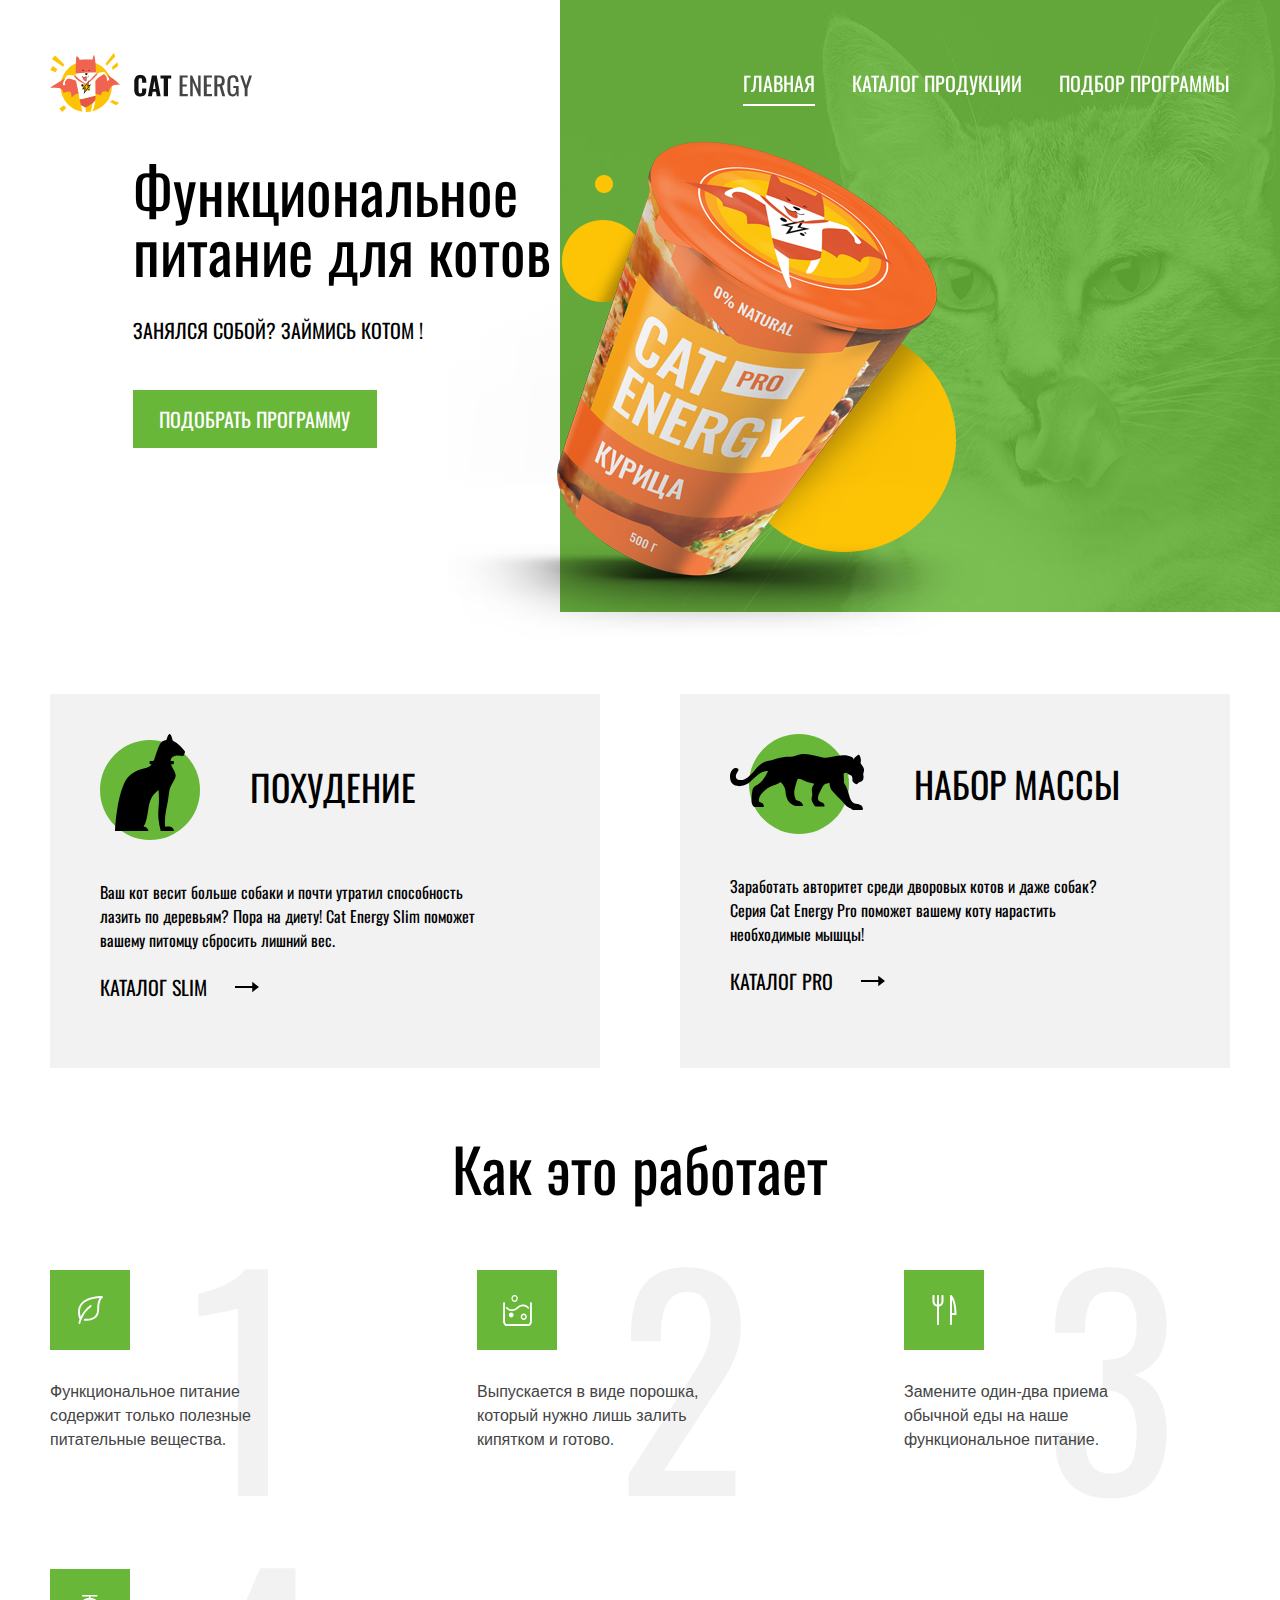
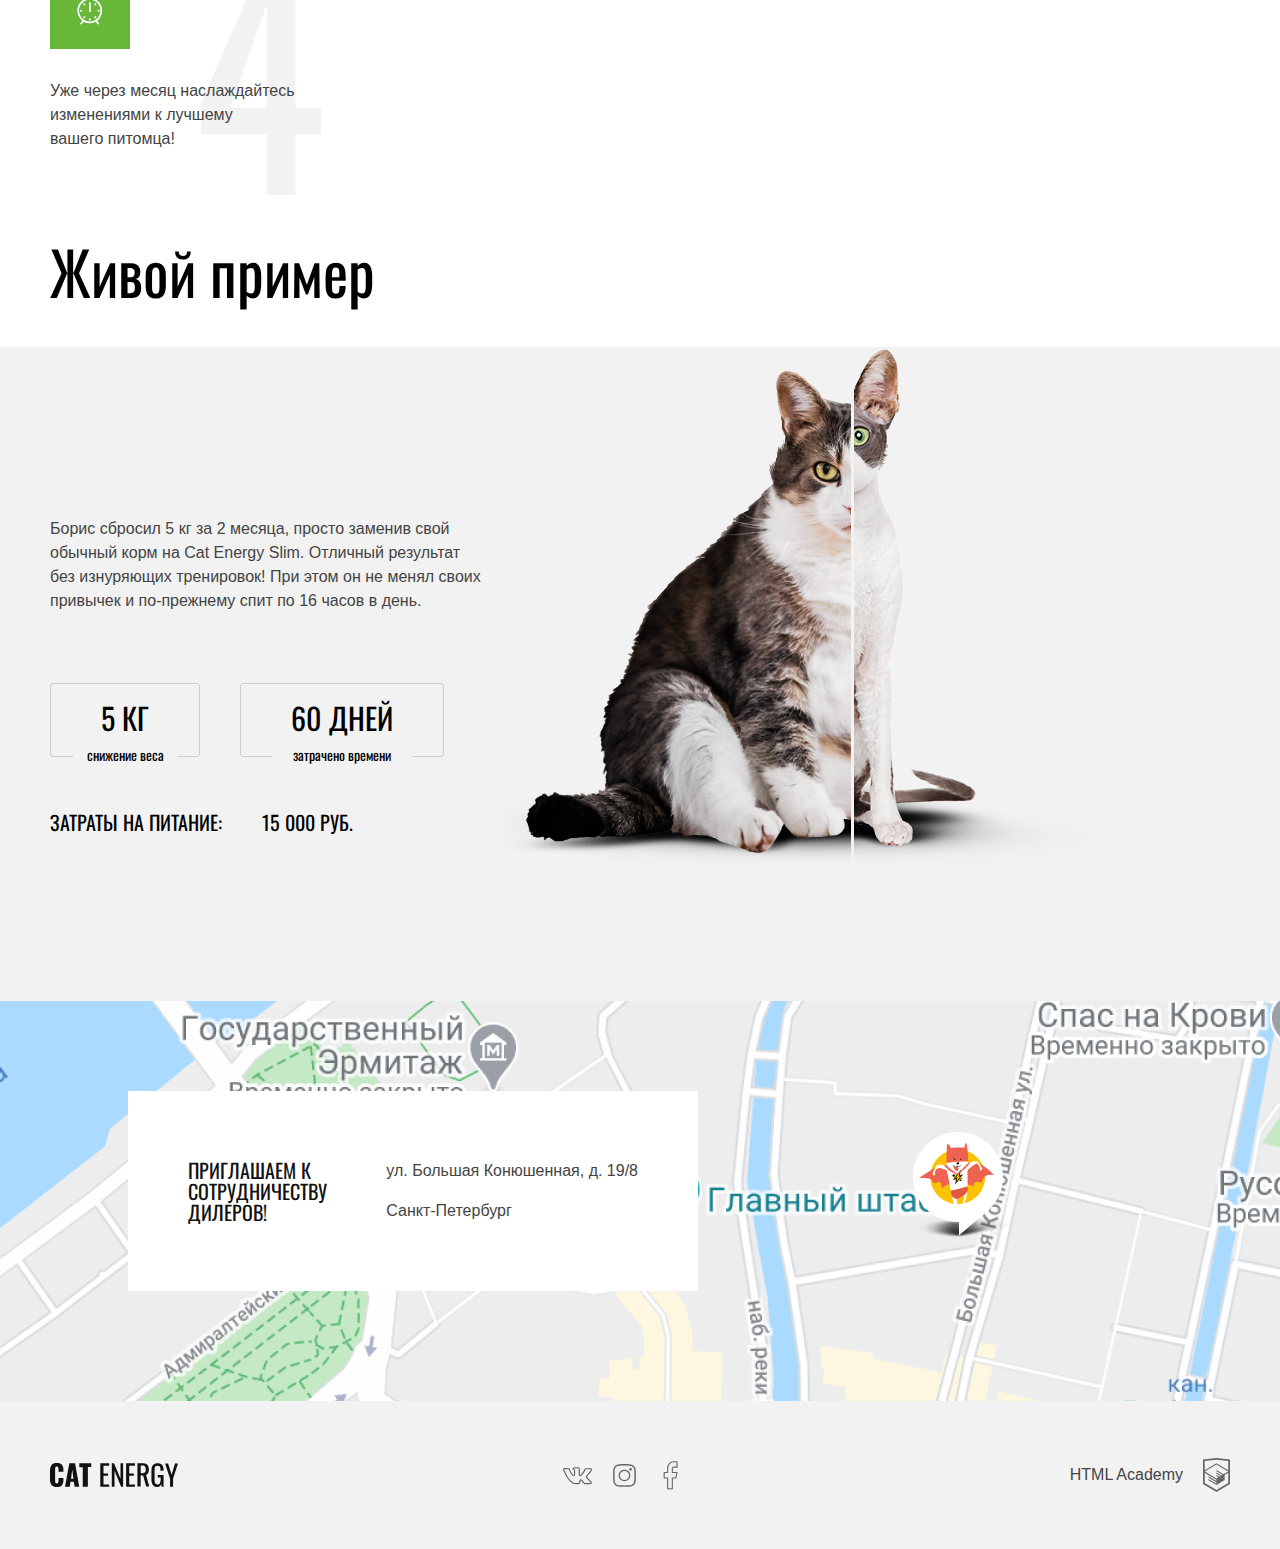
<file: index.html>
<!DOCTYPE html>
<html lang="en">

<body class="main__page">
	<head>
   <meta charset="UTF-8" />
   <meta http-equiv="X-UA-Compatible" content="IE=edge" />
   <meta name="viewport" content="width=device-width, initial-scale=1.0" />
   <link rel="stylesheet" href="css/style.min.css" />
   <title>Главная</title>
</head>


		<header class="header">
		<div class="header__container _container">

			<div class="header__logo logo">
				<a href="./index.html">
					<img src="img/logo.svg" alt="logo">
				</a>
			</div>

			<nav class="header__nav nav">
				<ul class="nav__list">
					<li class="nav__link"><a href="./index.html">главная</a></li>
					<li class="nav__link"><a href="./catalog.html">Каталог продукции</a></li>
					<li class="nav__link"><a href="./program.html">подбор программы</a></li>
				</ul>
			</nav>



			<!-- NavBtn -->
			<button class="nav-btn">
				<span class="nav-btn-icon"></span>
			</button>
			<!-- MobNav -->
			<div class="mobile-nav">
				<div class="header__logo logo">
					<a href="./index.html">
						<img src="img/logo.svg" alt="logo">
					</a>
				</div>
				<div class="mobile-nav__item">
					<ul>
						<li><a href="./index.html" class="js-scroll">главная</a></li>
						<li><a href="./catalog.html" class="js-scroll">Каталог продукции</a></li>
						<li><a href="./program.html" class="js-scroll">подбор программы</a></li>
					</ul>
				</div>
			</div>
			<!-- //MobNav -->



		</div>

	</header>

	<main>
		<section class="intro">
			<div class="intro__container _container">
				<div class="intro__box">
					<h1 class="intro__title">Функциональное питание&nbsp;для&nbsp;котов</h1>
					<h2 class="intro__subtitle"> Занялся собой? Займись котом ! </h2>
					<button class="btn-green intro__btn"> подобрать программу </button>
				</div>

				<div class="intro__box intro-box__img">
				</div>

			</div>
		</section>

		<section class="cards">
			<div class="cards__container _container">
				<div class="cards__row">
					<div class="intro__card card-intro">
						<div class="card-intro__heading">
							<div class="card-intro__img">
								<img src="img/cat_back.svg" alt="sitting cat">
							</div>
							<h5 class="card-intro__title">похудение</h5>
						</div>
						<div class="card-intro__content">
							<p class="card-intro__about">Ваш кот весит больше собаки и почти утратил способность
								лазить&nbsp;по&nbsp;деревьям? Пора на диету! Cat Energy Slim поможет
								вашему&nbsp;питомцу сбросить лишний вес.</p>
							<a href="#" class="card-intro__link">
								<span>каталог slim</span>
								<img src="img/arrow.svg" alt="arrow"></a>
						</div>
					</div>
					<div class="intro__card card-intro">
						<div class="card-intro__heading">
							<div class="card-intro__img">
								<img src="img/cat_back2.svg" alt="sitting cat">
							</div>
							<h5 class="card-intro__title">набор массы</h5>
						</div>
						<div class="card-intro__content">
							<p class="card-intro__about">Заработать авторитет среди дворовых котов и даже собак?
								Серия&nbsp;Cat&nbsp;Energy Pro поможет вашему коту нарастить
								необходимые&nbsp;мышцы!</p>
							<a href="#" class="card-intro__link">
								<span>каталог pro</span>
								<img src="img/arrow.svg" alt="arrow"></a>
						</div>
					</div>
				</div>
			</div>
		</section>

		<section class="how-it-works">
			<div class="how-it-works__container _container">
				<h3 class="how-it-works__title">Как это работает</h3>
				<div class="how-it-works__row">

					<div class="how-it-works__card">
						<div class="how-it-works__img-box">
							<img class="how-it-works__img" src="img/icon_leaf.svg" alt=" icon_leaf">
						</div>
						<p class="how-it-works__text">
							Функциональное питание
							содержит&nbsp;только полезные
							питательные вещества.
						</p>
					</div>
					<div class="how-it-works__card">
						<div class="how-it-works__img-box">
							<img class="how-it-works__img" src="img/icon_tub.svg" alt=" icon_tub">
						</div>
						<p class="how-it-works__text">
							Выпускается в виде порошка,
							который нужно лишь залить
							кипятком и готово.
						</p>
					</div>
					<div class="how-it-works__card">
						<div class="how-it-works__img-box">
							<img class="how-it-works__img" src="img/icon_eat.svg" alt=" icon_tub">
						</div>
						<p class="how-it-works__text">
							Замените один-два приема
							обычной еды на наше
							функциональное питание.
						</p>
					</div>
					<div class="how-it-works__card">
						<div class="how-it-works__img-box">
							<img class="how-it-works__img" src="img/icon_alarm.svg" alt=" icon_tub">
						</div>
						<p class="how-it-works__text">
							Уже через месяц наслаждайтесь
							изменениями к лучшему
							вашего&nbsp;питомца!
						</p>
					</div>

				</div>
			</div>
		</section>



		<div class="_container">
			<h3 class="example__title">Живой пример</h3>
		</div>
		<section class="example">
			<div class="example__container _container">
				<h3 class="example__title">Живой пример</h3>
				<div class="example__box">
					<div class="example__block">
						<p class="example__text">
							Борис сбросил 5 кг за 2 месяца, просто заменив свой
							обычный корм на Cat Energy Slim. Отличный результат
							без изнуряющих тренировок! При этом он не менял своих
							привычек и по-прежнему спит по 16 часов в день.
						</p>
						<div class="example__row">
							<div class="example__card">
								<p class="example__weight">5 КГ</p>
								<p class="example__card-title">снижение веса</p>
							</div>
							<div class="example__card">
								<p class="example__weight">60 ДНЕЙ</p>
								<p class="example__card-title">затрачено времени</p>
							</div>
						</div>
						<div class="example__row">
							<p class="example__zatraty">Затраты на питание: </p>
							<p class="example__price">15 000 РУБ.</p>
						</div>
					</div>
					<div class="example__block">
						<div class="example__slider">
							<img src="img/before-desktop.png" />
							<img src="img/after-desktop.png" />
						</div>
					</div>
				</div>
			</div>
		</section>



	</main>

	<footer class="footer">
	<div class="footer__location ">
	</div>
	<div class="location__card card-location">
		<div class="card-location__box">
			<p class="card-location__title">
				приглашаем
				к сотрудничеству
				дилеров!</p>
		</div>
		<div class="card-location__box">
			<a class="card-location__address" href="#">ул. Большая
				Конюшенная,&nbsp;д.&nbsp;19/8</a>
			<p class="card-location__city">Санкт-Петербург</p>
		</div>
	</div>
	<div class="footer__container _container">

		<div class="location"> </div>


		<div class="footer__info">

			<a class="footer__logo logo" href="./index.html"><img src="img/footer-logo.svg" alt="logo"></a>

			<div class=" footer__links">
				<a href="#!" class="footer__link">
					<img src="img/icon_vkontakte.svg" alt="vk.com">
				</a>
				<a href="#!" class="footer__link">
					<img src="img/icon_instagram.svg" alt="instagram.com">
				</a>
				<a href="#!" class="footer__link">
					<img src="img/icon_facebook.svg" alt="facebook.com">
				</a>
			</div>

			<div class="footer__company-logo">
				<span>HTML Academy</span>
				<img src="img/logo_html.svg" alt="logo company">
			</div>

		</div>
	</div>
</footer>
	<script src="js/app.min.js"></script>
</body>

</html>
</file>
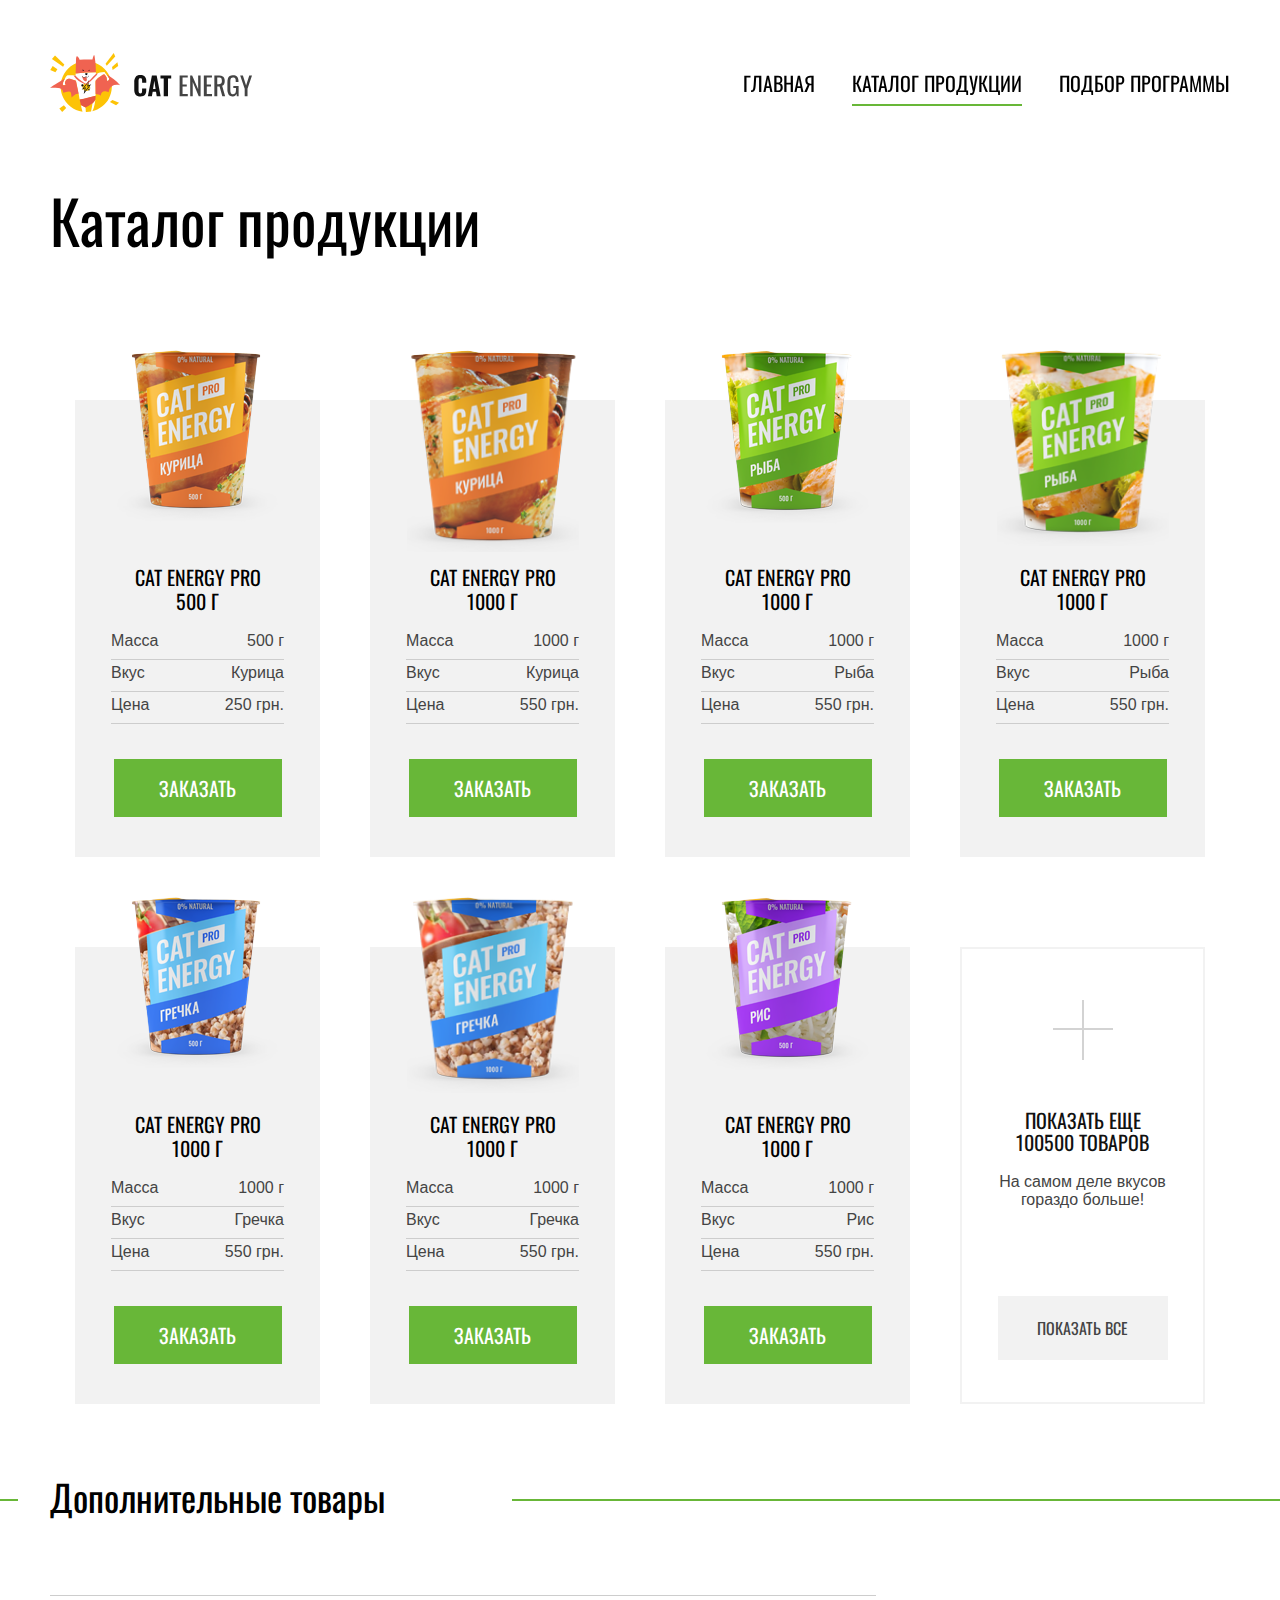
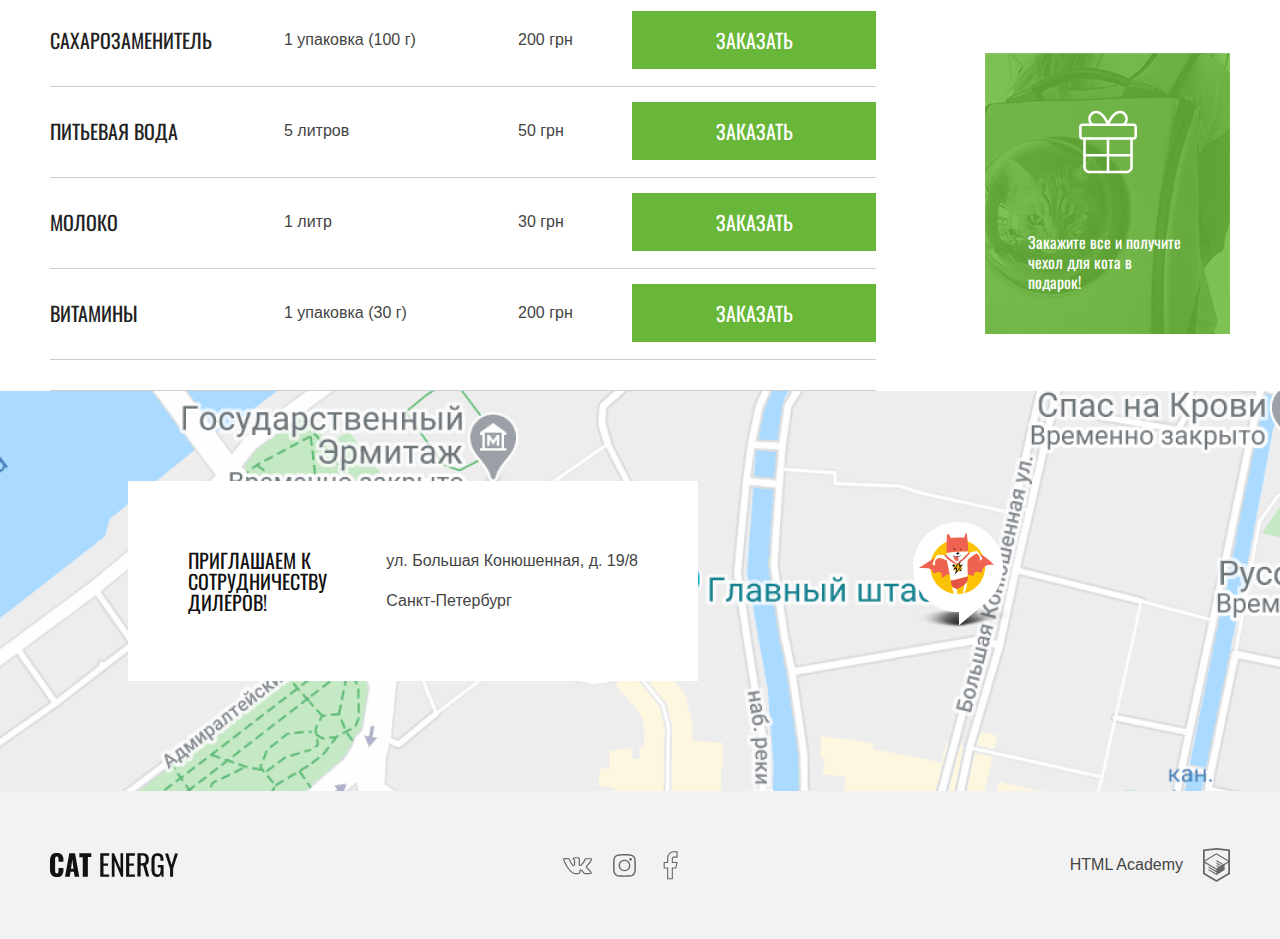
<file: catalog.html>
<!DOCTYPE html>
<html lang="en">

<body class="catalog__page">
	<head>
   <meta charset="UTF-8" />
   <meta http-equiv="X-UA-Compatible" content="IE=edge" />
   <meta name="viewport" content="width=device-width, initial-scale=1.0" />
   <link rel="stylesheet" href="css/style.min.css" />
   <title>Каталог</title>
</head>

		<header class="header">
		<div class="header__container _container">

			<div class="header__logo logo">
				<a href="./index.html">
					<img src="img/logo.svg" alt="logo">
				</a>
			</div>

			<nav class="header__nav nav">
				<ul class="nav__list">
					<li class="nav__link"><a href="./index.html">главная</a></li>
					<li class="nav__link"><a href="./catalog.html">Каталог продукции</a></li>
					<li class="nav__link"><a href="./program.html">подбор программы</a></li>
				</ul>
			</nav>



			<!-- NavBtn -->
			<button class="nav-btn">
				<span class="nav-btn-icon"></span>
			</button>
			<!-- MobNav -->
			<div class="mobile-nav">
				<div class="header__logo logo">
					<a href="./index.html">
						<img src="img/logo.svg" alt="logo">
					</a>
				</div>
				<div class="mobile-nav__item">
					<ul>
						<li><a href="./index.html" class="js-scroll">главная</a></li>
						<li><a href="./catalog.html" class="js-scroll">Каталог продукции</a></li>
						<li><a href="./program.html" class="js-scroll">подбор программы</a></li>
					</ul>
				</div>
			</div>
			<!-- //MobNav -->



		</div>

	</header>
	<main>

		<section class="catalog-content">
			<div class="catalog-content__container _container">
				<h3 class="catalog-content__title">Каталог продукции</h3>

				<div class="catalog-content__products products">

					<div class="products__item product-item">
						<div class="product-item__content">
							<div class="product-item__img">
								<img class="product-item__pic" src="img/catalog-1-desktop 1.png"
									alt="catEnergy pro 500g with chicken">
							</div>
							<div class="product-item__info">
								<h5 class="product-item__title">Cat Energy PRO
									<p>500 г</p>
								</h5>
								<div class="product-item__row">
									<p class="product-item__weight">Масса</p>
									<p class="product-item__weight">500 г</p>
								</div>
								<div class="product-item__row">
									<p class="product-item__taste">Вкус</p>
									<p class="product-item__taste">Курица</p>
								</div>
								<div class="product-item__row">
									<p class="product-item__price">Цена</p>
									<p class="product-item__price">250 грн.</p>
								</div>
							</div>
						</div>

						<button class="product-item__btn btn-green">заказать</button>
					</div>

					<div class="products__item product-item">
						<div class="product-item__content">
							<div class="product-item__img">
								<img class="product-item__pic" src="img/catalog-2-desktop 1.png"
									alt="catEnergy pro 500g with chicken">
							</div>
							<div class="product-item__info">
								<h5 class="product-item__title">Cat Energy PRO
									<p>1000 г</p>
								</h5>
								<div class="product-item__row">
									<p class="product-item__weight">Масса</p>
									<p class="product-item__weight">1000 г</p>
								</div>
								<div class="product-item__row">
									<p class="product-item__taste">Вкус</p>
									<p class="product-item__taste">Курица</p>
								</div>
								<div class="product-item__row">
									<p class="product-item__price">Цена</p>
									<p class="product-item__price">550 грн.</p>
								</div>
							</div>
						</div>

						<button class="product-item__btn btn-green">заказать</button>
					</div>


					<div class="products__item product-item">
						<div class="product-item__content">
							<div class="product-item__img">
								<img class="product-item__pic" src="img/catalog-3-desktop.png"
									alt="catEnergy pro 500g with chicken">
							</div>
							<div class="product-item__info">
								<h5 class="product-item__title">Cat Energy PRO
									<p>1000 г</p>
								</h5>
								<div class="product-item__row">
									<p class="product-item__weight">Масса</p>
									<p class="product-item__weight">1000 г</p>
								</div>
								<div class="product-item__row">
									<p class="product-item__taste">Вкус</p>
									<p class="product-item__taste">Рыба</p>
								</div>
								<div class="product-item__row">
									<p class="product-item__price">Цена</p>
									<p class="product-item__price">550 грн.</p>
								</div>
							</div>
						</div>

						<button class="product-item__btn btn-green">заказать</button>
					</div>


					<div class="products__item product-item">
						<div class="product-item__content">
							<div class="product-item__img">
								<img class="product-item__pic" src="img/catalog-4-desktop 1.png"
									alt="catEnergy pro 500g with chicken">
							</div>
							<div class="product-item__info">
								<h5 class="product-item__title">Cat Energy PRO
									<p>1000 г</p>
								</h5>
								<div class="product-item__row">
									<p class="product-item__weight">Масса</p>
									<p class="product-item__weight">1000 г</p>
								</div>
								<div class="product-item__row">
									<p class="product-item__taste">Вкус</p>
									<p class="product-item__taste">Рыба</p>
								</div>
								<div class="product-item__row">
									<p class="product-item__price">Цена</p>
									<p class="product-item__price">550 грн.</p>
								</div>
							</div>
						</div>

						<button class="product-item__btn btn-green">заказать</button>
					</div>


					<div class="products__item product-item">
						<div class="product-item__content">
							<div class="product-item__img">
								<img class="product-item__pic" src="img/catalog-5-desktop.png"
									alt="catEnergy pro 500g with chicken">
							</div>
							<div class="product-item__info">
								<h5 class="product-item__title">Cat Energy PRO
									<p>1000 г</p>
								</h5>
								<div class="product-item__row">
									<p class="product-item__weight">Масса</p>
									<p class="product-item__weight">1000 г</p>
								</div>
								<div class="product-item__row">
									<p class="product-item__taste">Вкус</p>
									<p class="product-item__taste">Гречка</p>
								</div>
								<div class="product-item__row">
									<p class="product-item__price">Цена</p>
									<p class="product-item__price">550 грн.</p>
								</div>
							</div>
						</div>

						<button class="product-item__btn btn-green">заказать</button>
					</div>


					<div class="products__item product-item">
						<div class="product-item__content">
							<div class="product-item__img">
								<img class="product-item__pic" src="img/catalog-6-desktop.png"
									alt="catEnergy pro 500g with chicken">
							</div>
							<div class="product-item__info">
								<h5 class="product-item__title">Cat Energy PRO
									<p>1000 г</p>
								</h5>
								<div class="product-item__row">
									<p class="product-item__weight">Масса</p>
									<p class="product-item__weight">1000 г</p>
								</div>
								<div class="product-item__row">
									<p class="product-item__taste">Вкус</p>
									<p class="product-item__taste">Гречка</p>
								</div>
								<div class="product-item__row">
									<p class="product-item__price">Цена</p>
									<p class="product-item__price">550 грн.</p>
								</div>
							</div>
						</div>

						<button class="product-item__btn btn-green">заказать</button>
					</div>


					<div class="products__item product-item">
						<div class="product-item__content">
							<div class="product-item__img">
								<img class="product-item__pic" src="img/catalog-7-desktop.png"
									alt="catEnergy pro 500g with chicken">
							</div>
							<div class="product-item__info">
								<h5 class="product-item__title">Cat Energy PRO
									<p>1000 г</p>
								</h5>
								<div class="product-item__row">
									<p class="product-item__weight">Масса</p>
									<p class="product-item__weight">1000 г</p>
								</div>
								<div class="product-item__row">
									<p class="product-item__taste">Вкус</p>
									<p class="product-item__taste">Рис</p>
								</div>
								<div class="product-item__row">
									<p class="product-item__price">Цена</p>
									<p class="product-item__price">550 грн.</p>
								</div>
							</div>
						</div>

						<button class="product-item__btn btn-green">заказать</button>
					</div>



					<div class="products__item product-item product-item-more">
						<div class="product-item-more__content">
							<div class="product-item-more__img">

							</div>
							<div class="product-item-more__info">
								<h5 class="product-item-more__title">
									Показать еще 100500&nbsp;товаров
								</h5>
								<p class="product-item-more__subtitle">На самом деле вкусов гораздо больше!</p>
							</div>
							<button class="product-item-more__btn">показать все</button>
						</div>

					</div>


				</div>
			</div>
		</section>

		<section class="additional">
			<div class="additional__container _container">
				<h3 class="additional__title title-line">Дополнительные товары</h3>
				<div class="additional__row">
					<div class="additional__products">

						<div class="additional-product">
							<p class="additional-product__name">Сахарозаменитель</p>
							<p class="additional-product__amount">1 упаковка (100 г)</p>
							<p class="additional-product__price">200 грн</p>
							<button class="additional-product__btn btn-green">заказать</button>
						</div>

						<div class="additional-product">
							<p class="additional-product__name">Питьевая вода</p>
							<p class="additional-product__amount">5 литров</p>
							<p class="additional-product__price">50 грн</p>
							<button class="additional-product__btn btn-green">заказать</button>
						</div>

						<div class="additional-product">
							<p class="additional-product__name">молоко</p>
							<p class="additional-product__amount">1 литр</p>
							<p class="additional-product__price">30 грн</p>
							<button class="additional-product__btn btn-green">заказать</button>
						</div>

						<div class="additional-product">
							<div class="additional-product__name">
								<span>витамины</span>
							</div>
							<div class="additional-product__amount">
								<span>1 упаковка (30 г)</span>
							</div>
							<div class="additional-product__price">
								<span>200 грн</span>
							</div>

							<button class="additional-product__btn btn-green">заказать</button>
						</div>

					</div>
					<div class="additional__gift">
						<img src="img/icon_gift.svg" alt="gift icon">
						<p>Закажите все и получите чехол для кота в подарок!</p>


					</div>
				</div>
			</div>
		</section>


	</main>
	<footer class="footer">
	<div class="footer__location ">
	</div>
	<div class="location__card card-location">
		<div class="card-location__box">
			<p class="card-location__title">
				приглашаем
				к сотрудничеству
				дилеров!</p>
		</div>
		<div class="card-location__box">
			<a class="card-location__address" href="#">ул. Большая
				Конюшенная,&nbsp;д.&nbsp;19/8</a>
			<p class="card-location__city">Санкт-Петербург</p>
		</div>
	</div>
	<div class="footer__container _container">

		<div class="location"> </div>


		<div class="footer__info">

			<a class="footer__logo logo" href="./index.html"><img src="img/footer-logo.svg" alt="logo"></a>

			<div class=" footer__links">
				<a href="#!" class="footer__link">
					<img src="img/icon_vkontakte.svg" alt="vk.com">
				</a>
				<a href="#!" class="footer__link">
					<img src="img/icon_instagram.svg" alt="instagram.com">
				</a>
				<a href="#!" class="footer__link">
					<img src="img/icon_facebook.svg" alt="facebook.com">
				</a>
			</div>

			<div class="footer__company-logo">
				<span>HTML Academy</span>
				<img src="img/logo_html.svg" alt="logo company">
			</div>

		</div>
	</div>
</footer>
	<script src="js/app.min.js"></script>
</body>

</html>
</file>
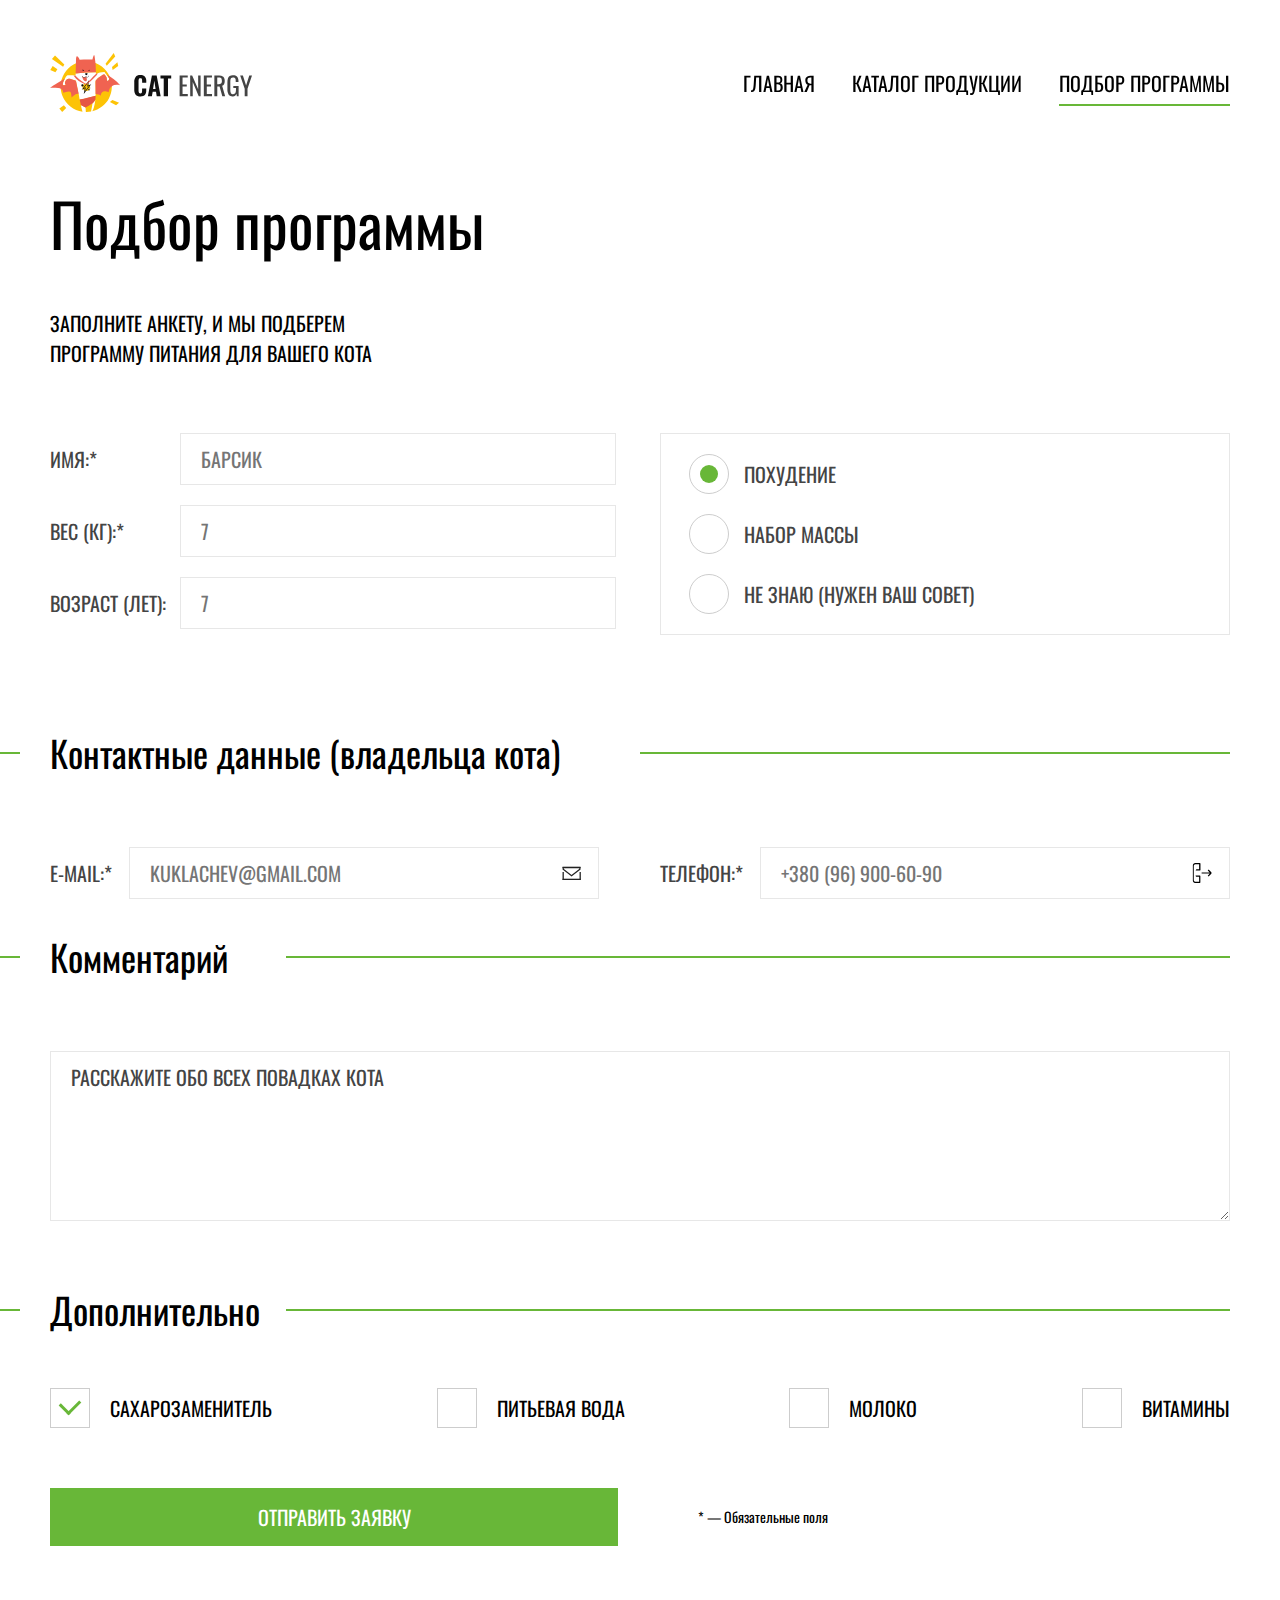
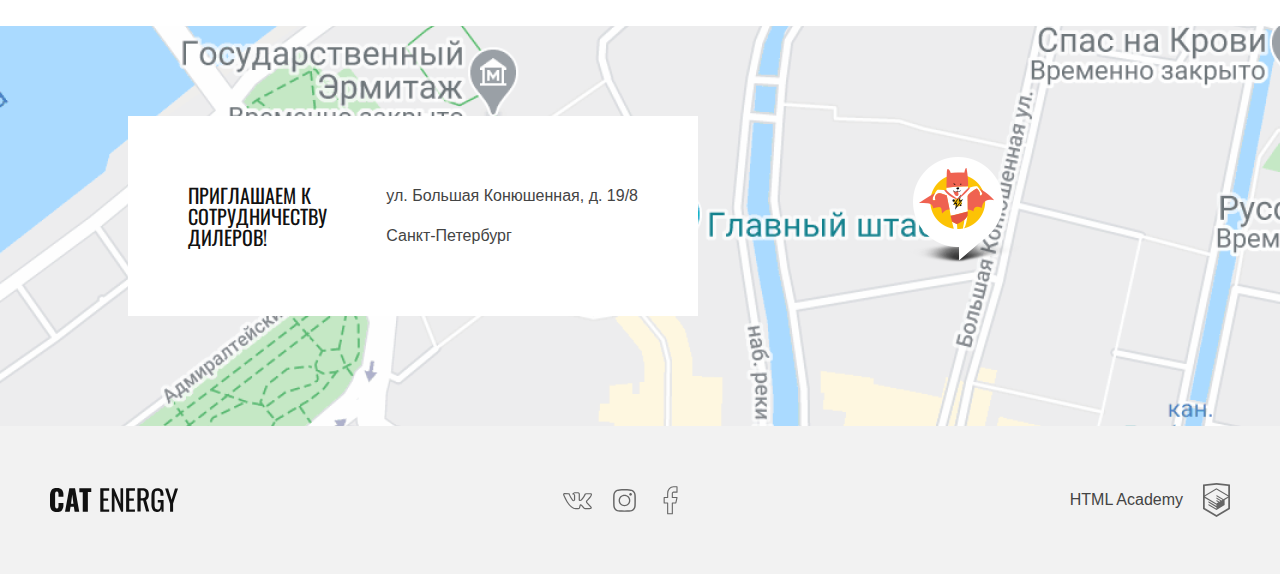
<file: program.html>
<!DOCTYPE html>
<html lang="en">

<body class="programs__page">
	<head>
   <meta charset="UTF-8" />
   <meta http-equiv="X-UA-Compatible" content="IE=edge" />
   <meta name="viewport" content="width=device-width, initial-scale=1.0" />
   <link rel="stylesheet" href="css/style.min.css" />
   <title>Каталог</title>
</head>

		<header class="header">
		<div class="header__container _container">

			<div class="header__logo logo">
				<a href="./index.html">
					<img src="img/logo.svg" alt="logo">
				</a>
			</div>

			<nav class="header__nav nav">
				<ul class="nav__list">
					<li class="nav__link"><a href="./index.html">главная</a></li>
					<li class="nav__link"><a href="./catalog.html">Каталог продукции</a></li>
					<li class="nav__link"><a href="./program.html">подбор программы</a></li>
				</ul>
			</nav>



			<!-- NavBtn -->
			<button class="nav-btn">
				<span class="nav-btn-icon"></span>
			</button>
			<!-- MobNav -->
			<div class="mobile-nav">
				<div class="header__logo logo">
					<a href="./index.html">
						<img src="img/logo.svg" alt="logo">
					</a>
				</div>
				<div class="mobile-nav__item">
					<ul>
						<li><a href="./index.html" class="js-scroll">главная</a></li>
						<li><a href="./catalog.html" class="js-scroll">Каталог продукции</a></li>
						<li><a href="./program.html" class="js-scroll">подбор программы</a></li>
					</ul>
				</div>
			</div>
			<!-- //MobNav -->



		</div>

	</header>
	<main>
		<form class="programs__form program-form">
			<section class="program-form__questionary questionary">
				<div class="questionary__container _container">
					<h3 class="program__title">Подбор программы</h3>
					<h5 class="program__subtitle">Заполните анкету, и мы подберем
						программу питания для вашего кота</h5>
					<div class="programs__row">
						<fieldset class="questionary__box questionary-box">
							<label for="pet-name" class="pet-name">
								<span>ИМЯ:*</span>
								<input class="pet-input" type="text" required id="pet-name" placeholder="барсик">
							</label>
							<label for="pet-weight" class="pet-weight">
								<span>Вес (кг):*</span>
								<input class="pet-input" type="text" required id="pet-weight" placeholder="7">
							</label>
							<label for="pet-age" class="pet-age">
								<span>Возраст (лет):</span>
								<input class="pet-input" type="text" required id="pet-age" placeholder="7">
							</label>
						</fieldset>
						<fieldset class="questionary-radio__box">
							<label class="questionary-radio">похудение
								<input type="radio" checked="checked" name="radio">
								<span class="checkmark"></span>
							</label>
							<label class="questionary-radio">Набор массы
								<input type="radio" name="radio">
								<span class="checkmark"></span>
							</label>
							<label class="questionary-radio"> Не знаю (Нужен ваш совет)
								<input type="radio" name="radio">
								<span class="checkmark"></span>
							</label>
						</fieldset>
					</div>
				</div>
			</section>


			<section class="program-form__contacts contact-details">
				<div class=" contact-details__container _container">
					<h3 class="contact-details__title title-line">Контактные данные (владельца кота)</h3>


					<div class="programs__row">
						<label for="email" class="email">
							<span>E-mail:*</span>
							<input class="email__input" type="email" id="email" required placeholder="kuklachev@gmail.com">
							<img src="img/icon_email.svg" alt="email ico">
						</label>
						<label for="email" class="phone">
							<span>Телефон:*</span>
							<input class="tel" type="tel" id="tel" required placeholder="+380 (96) 900-60-90">
							<img src="img/phone 1.svg" alt="email ico">
						</label>
					</div>
				</div>
			</section>

			<section class="comment">
				<div class="comment__container _container">
					<h3 class="comment__title">Комментарий</h3>
					<textarea class="comment__textarea" name="comment" id="comment">Расскажите обо всех повадках кота

					</textarea>
				</div>
			</section>



			<section class="addition">
				<div class="addition__container _container">
					<h3 class="addition__title">Дополнительно</h3>
					<div class="programs__row">
						<label class="checkbox__custom">сахарозаменитель
							<input type="checkbox" checked="checked">
							<span class="checkbox-mark"></span>
						</label>
						<label class="checkbox__custom">питьевая вода
							<input type="checkbox">
							<span class="checkbox-mark"></span>
						</label>
						<label class="checkbox__custom">молоко
							<input type="checkbox">
							<span class="checkbox-mark"></span>
						</label>
						<label class="checkbox__custom">витамины
							<input type="checkbox">
							<span class="checkbox-mark"></span>
						</label>
					</div>
					<div class="programs__row">
						<button class="addition__btn btn-green">отправить заявку</button>
						<span>* — Обязательные поля</span>
					</div>
				</div>
			</section>

		</form>

	</main>
	<footer class="footer">
	<div class="footer__location ">
	</div>
	<div class="location__card card-location">
		<div class="card-location__box">
			<p class="card-location__title">
				приглашаем
				к сотрудничеству
				дилеров!</p>
		</div>
		<div class="card-location__box">
			<a class="card-location__address" href="#">ул. Большая
				Конюшенная,&nbsp;д.&nbsp;19/8</a>
			<p class="card-location__city">Санкт-Петербург</p>
		</div>
	</div>
	<div class="footer__container _container">

		<div class="location"> </div>


		<div class="footer__info">

			<a class="footer__logo logo" href="./index.html"><img src="img/footer-logo.svg" alt="logo"></a>

			<div class=" footer__links">
				<a href="#!" class="footer__link">
					<img src="img/icon_vkontakte.svg" alt="vk.com">
				</a>
				<a href="#!" class="footer__link">
					<img src="img/icon_instagram.svg" alt="instagram.com">
				</a>
				<a href="#!" class="footer__link">
					<img src="img/icon_facebook.svg" alt="facebook.com">
				</a>
			</div>

			<div class="footer__company-logo">
				<span>HTML Academy</span>
				<img src="img/logo_html.svg" alt="logo company">
			</div>

		</div>
	</div>
</footer>
	<script src="js/app.min.js"></script>
</body>

</html>
</file>
<file: css/style.min.css>
@charset "UTF-8";@import url(https://fonts.googleapis.com/css2?family=Oswald:wght@400;500&display=swap);*{padding:0;margin:0;border:0;transition:all .3s ease-out}*,:after,:before{box-sizing:border-box}:active,:focus{outline:0}a:active,a:focus{outline:0}aside,footer,header,nav{display:block}body,html{height:100%;width:100%;font-size:100%;line-height:1;font-size:14px;-ms-text-size-adjust:100%;-moz-text-size-adjust:100%;-webkit-text-size-adjust:100%}button,input,textarea{font-family:inherit}input::-ms-clear{display:none}button{cursor:pointer}button::-moz-focus-inner{padding:0;border:0}a,a:visited{text-decoration:none}a:hover{text-decoration:none}ul li{list-style:none}img{vertical-align:top}h1,h2,h3,h4,h5,h6{font-size:inherit;font-weight:inherit}body{font-family:Oswald,Arial,sans-serif}.ibg{background-position:center;background-size:cover;background-repeat:no-repeat;position:relative}.ibg img{width:0;height:0;position:absolute;top:0;left:0;opacity:0;visibility:hidden}._container{max-width:1220px;padding:0 20px;margin:0 auto}@keyframes topDown{from{transform:translateY(-10px)}to{transform:translateY(10px)}}.no-scroll{overflow-y:hidden}.header{position:fixed;top:53px;left:0;width:100%;height:60px;transition:all .4s ease-out;z-index:14;padding:0 0}@media (max-width:1024px){.header{top:0}}@media (max-width:800px){.header{top:0;padding-top:10px;padding-bottom:10px;background:#fff}.header .header__logo img{max-width:80%}}@media (max-width:460px){.header{height:70px;padding-bottom:17px;top:0}}.header--active{height:70px;top:0;padding-bottom:20px;background:#fff;transition:all .3s ease-out}.header--active .nav__link{color:#000}.header--active .nav__link::after{background-color:#68b738!important}.nav-btn{position:relative;z-index:14;display:none;height:20px;border:none;padding:0;background:0 0;cursor:pointer;border:none}.nav-btn:active,.nav-btn:focus{outline:0}.nav-btn-icon{position:relative;display:block;background-color:#000;width:30px;height:3px;border-radius:20px}.nav-btn-icon::before{position:absolute;left:0;top:-7px;content:"";display:block;width:30px;height:3px;background-color:#000;border-radius:20px;transition:transform .2s ease-in}.nav-btn-icon::after{position:absolute;left:0;bottom:-7px;content:"";display:block;width:30px;height:3px;background-color:#000;border-radius:20px;transition:transform .2s ease-in}.nav-btn-close .nav-btn-icon{background-color:transparent}.nav-btn-close .nav-btn-icon::before{transform:rotate(-45deg);top:0;left:0}.nav-btn-close .nav-btn-icon::after{transform:rotate(45deg);top:0;left:0}.mobile-nav{position:fixed;z-index:3;top:0;right:0;opacity:0;visibility:hidden;display:flex;flex-direction:column;max-width:100%;max-height:0;width:100%;height:100%;padding:10px 30px 20px 20px;background:#fff;overflow:hidden;overflow-y:scroll;transition:max-height .5s ease-out}.mobile-nav .logo{max-width:170px;margin-bottom:50px}.mobile-nav .mobile-nav__item ul{flex-direction:column}.mobile-nav .mobile-nav__item ul li{margin-bottom:0;margin:0;list-style-type:none}.mobile-nav__item ul li a{position:relative;display:flex;align-items:center;justify-content:space-between;font-weight:500;font-size:20px;line-height:245.4%;letter-spacing:.015em;text-transform:uppercase;color:#000;text-decoration:none;border-bottom:.5px solid rgba(23,23,23,.3);color:#000}.mobile-nav__item ul li.dropdown>.dropdown-content li{border:none}.mobile-nav__item ul>li>a:hover .mobile-nav__item ul>li>a:active .mobile-nav__item ul>li>a:focus{color:#ebebeb}@media (max-width:750px){.nav-btn{display:block}.header__nav{display:none}.mobile-nav-active{display:flex;visibility:visible;opacity:1;top:0;max-height:100%;max-width:100%}}.btn-green{max-width:244px;width:100%;display:flex;align-items:center;padding:14px 26px;background-color:#68b738;color:#fff;font-weight:400;font-size:20px;text-transform:uppercase;cursor:pointer;transition:all .3s ease-out}.btn-green:hover{background-color:#5eaa2f}.btn-green:active,.btn-green:focus{color:rgba(255,255,255,.3)}body.main__page .header .nav__link:nth-child(1)::after{position:absolute;bottom:-8px;left:0;right:0;content:"";width:100%;height:2px;background-color:#fff}@media (max-width:800px){body.main__page .header .nav__link:nth-child(1)::after{background-color:#68b738}}body.catalog__page{padding-top:120px}@media screen and (max-width:500px){body.catalog__page{padding-top:90px}}body.catalog__page .header .nav__link{color:#000}body.catalog__page .header .nav__link:nth-child(2)::after{position:absolute;bottom:-8px;left:0;right:0;content:"";width:100%;height:2px;background-color:#fff}@media (min-width:0px){body.catalog__page .header .nav__link:nth-child(2)::after{background-color:#68b738}}body.programs__page{padding-top:120px}body.programs__page .header .nav__link{color:#000}body.programs__page .header .nav__link:nth-child(3)::after{position:absolute;bottom:-8px;left:0;right:0;content:"";width:100%;height:2px;background-color:#68b738}@media (max-width:1000px){body.programs__page{padding-top:60px}}.header__container{display:flex;align-items:center;justify-content:space-between}.nav__list{display:flex;align-items:center;gap:37px}.nav__link{position:relative;font-weight:400;font-size:20px;line-height:30px;text-transform:uppercase;color:#fff}.nav__link a{color:inherit}.nav__link:hover{opacity:.7}@media (max-width:800px){.nav__link{color:#000;font-size:18px}.nav__link::after{background-color:#68b738}}.intro{position:relative;background-image:url(../img/intro-bg-right.png);background-repeat:no-repeat;background-position:right top;padding-top:160px;padding-bottom:12.8472222222%;margin-bottom:60px;transition:all .3s ease-out}.intro::after{content:"";max-width:550px;max-height:500px;width:100%;left:558px;top:141px;height:100%;position:absolute;background-image:url(../img/index-can.png);background-repeat:no-repeat;z-index:0;pointer-events:none;animation:topDown 1s ease-out alternate infinite}@media (min-width:1440px){.intro::after{left:50%}}@media (max-width:1280px){.intro::after{left:35%}}@media (max-width:850px){.intro::after{left:30%}}@media (min-width:1440px){.intro{background-size:50%;background-position:right center}}@media (max-width:1000px){.intro{padding-top:22%}}@media (max-width:800px){.intro{padding-top:140px;padding-bottom:0;margin-bottom:0;background-image:none}.intro::after{display:none}}@media (max-width:650px){.intro{background-image:url(../img/intro-bg-right.png)}}.intro .intro-box__img{position:relative;display:none;height:500px;width:100%;margin-top:-70px;pointer-events:none}.intro .intro-box__img::after{position:absolute;content:"";width:550px;height:500px;background-image:url(../img/index-can.png);background-size:contain;background-repeat:no-repeat;z-index:-1;pointer-events:none;animation:topDown 1s ease-out alternate infinite}@media (max-width:800px){.intro .intro-box__img::after{width:450px;right:0;top:50px}}@media (max-width:650px){.intro .intro-box__img::after{width:400px;height:400px;bottom:-260%;right:auto;top:auto;z-index:0}}@media (max-width:550px){.intro .intro-box__img::after{width:300px;height:300px;bottom:-200%}}@media (max-width:800px){.intro .intro-box__img{display:block}}@media (max-width:650px){.intro .intro-box__img{display:flex;flex-direction:column-reverse;height:100px;margin-top:0;margin-bottom:270px}.intro .intro-box__img button{z-index:1}}@media (max-width:550px){.intro .intro-box__img button{max-width:100%}}.intro__box{position:relative;padding-left:7%;z-index:1}@media (max-width:768px){.intro__box{padding-left:15%}}@media (max-width:650px){.intro__box button{position:absolute;bottom:-225%}}@media (max-width:550px){.intro__box{padding-left:0}.intro__box button{max-width:100%;justify-content:center;bottom:-270%}}@media (max-width:425px){.intro__box button{bottom:-250%}}@media (max-width:420px){.intro__box button{bottom:-300%}}@media (max-width:360px){.intro__box button{height:40px;bottom:-300%;font-size:14px;line-height:1.3}}.intro__title{max-width:400px;margin-bottom:40px;font-weight:400;font-size:60px;line-height:60px;color:#000}@media (max-width:650px){.intro__title{color:#fff}}@media (max-width:550px){.intro__title{margin-bottom:25px;font-size:46px;line-height:46px;text-align:center}}@media (max-width:420px){.intro__title{font-size:36px;line-height:36px}}.intro__subtitle{margin-bottom:50px;font-weight:400;font-size:20px;line-height:20px;text-transform:uppercase;color:#000}@media (max-width:650px){.intro__subtitle{color:#fff}}@media (max-width:450px){.intro__subtitle{text-align:center;color:#fff;margin-bottom:25px}}@media (max-width:350px){.intro__subtitle{font-size:14px;line-height:14px}}.cards{padding-top:22px;padding-bottom:30px}.cards__row{display:grid;grid-template-columns:repeat(auto-fit,minmax(500px,1fr));justify-items:center;gap:80px}@media (max-width:650px){.cards__row{grid-template-columns:repeat(auto-fit,minmax(280px,1fr))}}.card-intro{position:relative;max-width:570px;min-height:374px;width:100%;padding:40px 50px 55px;background-color:#f2f2f2;color:#000}.card-intro:hover{transform:translate(0,-10px)}@media (max-width:800px){.card-intro{display:flex;flex-direction:row-reverse;align-items:flex-end;max-width:100%}.card-intro__heading{flex-direction:column-reverse;gap:0}.card-intro__title{position:absolute;left:50px;top:30%}.card-intro__img{width:200px;height:200px}.card-intro__img img{max-width:100%;height:100%}}@media (max-width:650px){.card-intro{display:block;max-width:100%}.card-intro__heading{margin-bottom:22px;flex-direction:row}.card-intro__title{position:static}.card-intro__img{width:50px;height:50px}.card-intro__img img{max-width:100%;height:100%}}@media (max-width:500px){.card-intro{padding:20px 20px 18px;min-height:266px}.card-intro__about{padding-bottom:23px;border-bottom:1px solid #d9d9d9}}@media (max-width:320px){.card-intro{max-width:280px;min-height:250px}}.card-intro__heading{display:flex;align-items:center;gap:50px;margin-bottom:40px}@media (max-width:650px){.card-intro__heading{margin-bottom:22px;gap:20px}}.card-intro__title{font-weight:400;font-size:36px;line-height:36px;text-transform:uppercase}@media (max-width:650px){.card-intro__title{font-size:24px}}.card-intro__content{max-width:465px}.card-intro__about{max-width:457px;margin-bottom:20px;font-weight:400;font-size:16px;line-height:24px}.card-intro__link{display:flex;align-items:center;gap:28px;font-weight:400;font-size:20px;line-height:30px;color:#000;text-transform:uppercase}.how-it-works{padding-top:40px;padding-bottom:20px}.how-it-works__title{margin-bottom:32px;font-weight:400;font-size:60px;line-height:60px;text-align:center;color:#000}@media (max-width:960px){.how-it-works__title{text-align:left}}@media (max-width:450px){.how-it-works__title{font-size:36px;line-height:1.1}}.how-it-works__row{display:flex;align-items:center;justify-content:space-between}@media (max-width:1300px){.how-it-works__row{flex-wrap:wrap}}@media (max-width:1300px){.how-it-works__row{justify-content:flex-start;gap:15%;row-gap:37px}}@media (max-width:630px){.how-it-works__row{flex-direction:column;align-items:flex-start;gap:0;row-gap:20px}}.how-it-works__card{position:relative;min-width:200px;max-width:250px;padding:40px 5px 40px 0}.how-it-works__card::after{position:absolute;content:"1";right:0;top:0;width:110px;height:280px;font-weight:400;font-size:280px;color:#f2f2f2;z-index:-1}.how-it-works__card:nth-child(2)::after{content:"2"}.how-it-works__card:nth-child(3)::after{content:"3"}.how-it-works__card:nth-child(4)::after{content:"4"}@media (max-width:630px){.how-it-works__card{display:flex;padding:0;max-width:100%}.how-it-works__card::after{display:none}}.how-it-works__img-box{display:flex;align-items:center;justify-content:center;margin-bottom:30px;width:80px;height:80px;background-color:#68b738}@media (max-width:630px){.how-it-works__img-box{max-width:60px;height:60px;width:100%;margin-bottom:0;margin-right:20px}}.how-it-works__text{max-width:245px;font-family:Arial;font-weight:400;font-size:16px;line-height:24px;color:#444}@media (max-width:630px){.how-it-works__text{max-width:100%;font-size:14px;line-height:1.3}}.example{background-color:#f2f2f2}@media (max-width:750px){.example{padding-bottom:20px;padding-top:20px}}.example__title{display:inline-block;margin-bottom:46px;margin-top:30px;font-weight:400;font-size:60px;line-height:60px;color:#000}@media (max-width:450px){.example__title{margin-bottom:0;margin-top:0;font-size:36px}}.example ._container>.example__title{display:none}@media (max-width:450px){.example ._container>.example__title{display:block}}.example__box{display:flex;align-items:center}@media (max-width:1200px){.example__box{flex-direction:column;padding-top:50px}}@media (max-width:450px){.example__box{padding-top:30px}}.example__text{max-width:436px;margin-bottom:70px;font-family:Arial;font-weight:400;font-size:16px;line-height:1.5;color:#444}.example__row{display:flex;align-items:center;gap:40px}@media (max-width:450px){.example__row{justify-content:center;gap:30px}.example__row .example__price{margin-left:-25px}}.example__card{position:relative;border-radius:3px;border:1px solid #cdcdcd;padding:15px 50px 20px;margin-bottom:55px}@media (max-width:450px){.example__card{padding:15px 42px 25px}}@media (max-width:450px){.example__card{padding:15px 30px 25px}}.example__weight{font-weight:400;font-size:30px;line-height:1.25}@media (max-width:450px){.example__weight{font-size:24px;line-height:1}}.example__card-title{position:absolute;display:inline-block;bottom:-6px;left:50%;width:70%;padding:0 10px;transform:translate(-50%,0);font-weight:400;font-size:14px;text-align:center;background-color:#f2f2f2}.example__zatraty{text-transform:uppercase;font-weight:400;font-size:20px}.example__price{text-transform:uppercase;font-weight:400;font-size:20px}@media (max-width:750px){.example__slider{display:none}}@media (max-width:450px){._container>.example__title{display:none}}.footer{position:relative;background-color:#f2f2f2}@media (min-width:1600px){.footer__location{height:600px}}@media (min-width:1000px){.footer__location{background-image:url(../img/Map.png);height:400px;background-size:cover;background-repeat:no-repeat}}.footer .location{display:none;margin-bottom:40px}@media (max-width:1000px){.footer .location{display:block;height:300px;background-image:url(../img/map-tablet.jpg);background-repeat:no-repeat;background-size:cover}}.footer__info{display:flex;align-items:center;justify-content:space-between;padding:57px 0}@media (max-width:530px){.footer__info{flex-direction:column}}.footer__company-logo{display:flex;align-items:center;justify-content:center;gap:20px;font-family:Arial;font-weight:400;font-size:16px;line-height:18px;color:#444}.footer__links{display:flex;align-items:center;gap:20px}@media (max-width:530px){.footer__company-logo,.footer__links,.footer__logo{width:100%;text-align:center}.footer__logo{padding-bottom:30px;margin-bottom:20px;border-bottom:1px solid #d9d9d9}.footer__links{justify-content:center;gap:35px;padding-bottom:23px;margin-bottom:23px;border-bottom:1px solid #d9d9d9}.footer__info{padding:20px 0}.footer__company-logo{justify-content:space-between}}.card-location{max-width:570px;height:200px;width:100%;display:flex;align-items:center;justify-content:space-between;padding:50px 60px;background:#ffff}.card-location__title{max-width:170px;font-weight:400;font-size:20px;line-height:21px;text-transform:uppercase;color:#111}@media (max-width:450px){.card-location__title{font-size:16px;line-height:18px}}.card-location__address{display:block;margin-bottom:20px}.card-location__address,.card-location__city{font-family:Arial;font-weight:400;font-size:16px;line-height:1.25;color:#444}@media (max-width:450px){.card-location__address,.card-location__city{font-size:14px;line-height:20px}}@media (max-width:1000px){.card-location{position:static;max-width:100%;background-color:#f2f2f2}.card-location__address,.card-location__city{max-width:160px;text-align:right}}@media (max-width:450px){.card-location{padding:28px 20px 25px}}@media (min-width:1600px){.card-location{left:15%}}@media (min-width:1000px){.card-location{position:absolute;top:90px;left:10%}}body.catalog__page main{padding-top:70px}@media (max-width:900px){body.catalog__page main{padding-top:0}}.catalog-content{margin-bottom:60px}.catalog-content__title{margin-bottom:150px;font-weight:400;font-size:60px;line-height:60px}@media (max-width:500px){.catalog-content__title{margin-bottom:40px;font-size:36px;line-height:36px}}.products{display:flex;flex-wrap:wrap;justify-content:center;row-gap:90px;column-gap:50px}.products__item{flex:1 1 245px}.products:nth-child(even) .product-item__img{margin-bottom:-35px}@media screen and (max-width:500px){.products{row-gap:0}}.product-item{max-width:245px;background-color:#f2f2f2;padding-bottom:40px}.product-item__content{display:flex;flex-direction:column;align-items:center;padding:0 36px;margin-bottom:30px}.product-item__img{height:200px}.product-item__img img{transform:translate(0,-50px);vertical-align:bottom}.product-item__info{max-width:280px;width:100%}.product-item__title{margin-bottom:20px;font-weight:400;font-size:20px;line-height:1.2;text-align:center;text-transform:uppercase}.product-item__row{display:flex;justify-content:space-between;margin-bottom:5px;padding-bottom:10px;border-bottom:1px solid #cdcdcd;font-family:Arial;font-weight:400;font-size:16px;line-height:1;color:#444}.product-item__btn{max-width:168px;margin:0 auto;justify-content:center}@media screen and (max-width:900px){.product-item__btn{max-width:248px}}@media screen and (max-width:900px){.product-item{max-width:324px}}@media screen and (max-width:500px){.product-item{max-width:100%;background-color:#ffff;border-top:1px solid #cdcdcd}.product-item__content{flex-direction:row;justify-content:space-between;margin-bottom:0;padding:20px 0 14px}.product-item__img{max-width:140px}.product-item__img img{max-width:100%;vertical-align:top;transform:translate(0,0)}.product-item__title{text-align:left}.product-item__row{border-bottom:0}.product-item__btn{max-width:280px;height:40px}}.product-item-more{padding:50px 35px 40px;border:2px solid #f2f2f2;background-color:#fff}.product-item-more__img{position:relative;margin:0 auto;display:flex;align-items:center;justify-content:center;width:60px;height:60px;margin-bottom:50px}.product-item-more__img::after,.product-item-more__img::before{position:absolute;top:50%;transform:translate(0,-50%);content:"";display:block;height:2px;width:60px;background-color:#d3d3d3}.product-item-more__img::before{transform:rotate(90deg)}.product-item-more__title{margin-bottom:20px;font-weight:400;font-size:20px;line-height:22px;text-align:center;text-transform:uppercase;color:#111}.product-item-more__subtitle{margin-bottom:87px;font-family:Arial;font-weight:400;font-size:16px;line-height:18px;text-align:center;color:#444}.product-item-more__btn{margin:0 auto;max-width:170px;width:100%;display:flex;align-items:center;justify-content:center;padding:20px 30px;background-color:#f2f2f2;text-transform:uppercase;font-weight:400;font-size:16px;color:#444}.product-item-more__btn:focus,.product-item-more__btn:hover{color:#222;background-color:#cdcdcd}@media (max-width:500px){.product-item-more{max-width:100%;background-color:#ffff;border:0;border-top:1px solid #cdcdcd;padding:25px 0 0 0}.product-item-more__img{margin-bottom:20px}.product-item-more__title{margin-bottom:8px;font-size:16px;line-height:20px}.product-item-more__subtitle{margin-bottom:20px;font-size:12px;line-height:16px}.product-item-more__btn{max-width:100%}}.additional{padding-top:15px;position:relative}@media screen and (max-width:996px){.additional{padding-bottom:70px}}.additional__title{margin-bottom:80px;font-weight:400;font-size:36px;line-height:36px}@media screen and (max-width:1030px){.additional__title{margin-left:37px}}@media screen and (max-width:550px){.additional__title{margin-left:0}}@media screen and (max-width:430px){.additional__title{font-size:24px;line-height:24px;margin-bottom:35px}}.additional__row{display:flex;align-items:center;justify-content:space-between}@media screen and (max-width:996px){.additional__row{flex-direction:column;align-items:stretch;flex-wrap:wrap;gap:70px}}.additional__products{flex:0 1 70%;border:1px solid #cdcdcd;padding:15px 0}@media screen and (max-width:996px){.additional__products{flex:1 0 auto}}@media screen and (min-width:996px){.additional__products{border-right:none;border-left:none}}@media screen and (max-width:430px){.additional__products{border-right:none;border-left:none}}.additional-product{display:flex;align-items:center;justify-content:space-between;margin-bottom:15px;padding-bottom:17px;border-bottom:1px solid #cdcdcd}@media screen and (max-width:996px){.additional-product{padding:0 36px 17px;flex-wrap:wrap}.additional-product:last-child{padding:0 36px;margin-bottom:0;border-bottom:none}}@media screen and (max-width:430px){.additional-product{padding:0 0 19px}.additional-product:last-child{padding:0 0 19px}}.additional-product__name{flex:0 1 200px;color:#222;font-weight:400;font-size:20px;line-height:20px;text-transform:uppercase}@media screen and (max-width:996px){.additional-product__name{flex:0 1 200px;margin-bottom:10px}}@media screen and (max-width:600px){.additional-product__name{flex:1 1 100%}}@media screen and (max-width:430px){.additional-product__name{font-size:16px;line-height:16px;margin-bottom:13px}}.additional-product__amount,.additional-product__price{flex:0 1 200px;font-family:Arial;font-weight:400;font-size:16px;line-height:20px;color:#444}@media screen and (max-width:996px){.additional-product__amount,.additional-product__price{margin-bottom:10px;flex:0 1 150px}}@media screen and (max-width:430px){.additional-product__amount,.additional-product__price{margin-bottom:15px;font-size:14px;line-height:14px}}.additional-product__price{max-width:80px;width:100%}@media screen and (max-width:430px){.additional-product__price{text-align:right}}.additional-product__btn{max-width:244px;width:100%;justify-content:center}@media screen and (max-width:996px){.additional-product__btn{max-width:100%;height:40px}}.additional__gift{display:flex;flex-direction:column;align-items:center;flex:0 0 245px;height:100%;padding:50px 43px 42px;background-image:url(../img/gift-photo-desktop.jpg);background-repeat:no-repeat}.additional__gift img{margin-bottom:45px}.additional__gift p{max-width:160px;font-weight:400;font-size:16px;line-height:20px;color:#fff}@media screen and (max-width:996px){.additional__gift{flex:1 1 100%;height:200px;flex-direction:row;justify-content:space-around;background-image:url("../img/gift-photo-tablet 1.jpg");background-size:cover}.additional__gift img{margin-bottom:0}}@media screen and (max-width:430px){.additional__gift{flex-direction:column}.additional__gift img{margin-bottom:45px}}.title-line::after,.title-line::before{position:absolute;content:"";display:block;height:2px;top:35px;background-color:#68b738}.title-line::before{width:15%;left:-110px}@media screen and (min-width:2000px){.title-line::before{width:10%}}@media screen and (min-width:1440px){.title-line::before{width:20%}}@media screen and (max-width:1380px){.title-line::before{width:10%}}@media screen and (max-width:1030px){.title-line::before{width:14%}}@media screen and (max-width:800px){.title-line::before{width:18%}}@media screen and (max-width:700px){.title-line::before{width:22%}}@media screen and (max-width:550px){.title-line::before{display:none}}.title-line::after{right:0;width:60%}@media screen and (min-width:1440px){.title-line::after{width:60%}}@media screen and (max-width:1030px){.title-line::after{width:60%}}@media screen and (max-width:996px){.title-line::after{width:50%}}@media screen and (max-width:800px){.title-line::after{width:45%}}@media screen and (max-width:700px){.title-line::after{width:30%}}@media screen and (max-width:600px){.title-line::after{width:20%}}@media screen and (max-width:700px){.title-line::after{width:20%}}@media screen and (max-width:430px){.title-line::after{top:30px;width:25%}}@media screen and (max-width:360px){.title-line::after{top:30px;width:15%}}.programs__page main{padding-top:73px}@media (max-width:900px){.programs__page main{padding-top:60px}}@media (max-width:600px){.programs__page main{padding-top:30px}}.programs__row{display:flex;justify-content:space-between}@media (max-width:1200px){.programs__row{flex-wrap:wrap;justify-content:center;gap:20px}}.program__title{margin-bottom:55px;font-weight:400;font-size:60px;color:#000}@media (max-width:500px){.program__title{font-size:36px}}.program__subtitle{max-width:323px;margin-bottom:65px;font-weight:400;font-size:20px;line-height:1.5;text-transform:uppercase;color:#000}.program-form label span{margin-right:14px;font-weight:400;font-size:20px;line-height:30px;text-transform:uppercase;color:#444}.program-form label input{padding:10px 20px;font-weight:400;font-size:20px;line-height:30px;text-transform:uppercase;color:#444;border:1px solid #e7e7e7}.program-form label input:hover{border:1px solid #444}.program-form label input:active,.program-form label input:focus{border:2px solid #444}@media (max-width:650px){.program-form label span{font-size:16px;line-height:1.2}.program-form label input{max-width:250px;font-size:16px;line-height:1.2}}.questionary{margin-bottom:40px;padding-bottom:30px;width:100%}.questionary__box label{display:block}.questionary__box label:not(:last-child){margin-bottom:20px}.questionary__box .pet-age,.questionary__box .pet-name,.questionary__box .pet-weight{display:flex;align-items:center;justify-content:space-between;max-width:570px}.questionary__box span{flex:0 1 130px}@media (max-width:600px){.questionary__box span{flex:1 0 100px}}.questionary__box .pet-input{max-width:100%;min-width:436px}@media (max-width:600px){.questionary__box .pet-input{min-width:auto}}@media (max-width:1200px){.questionary__box{margin-bottom:50px}}@media (max-width:500px){.questionary{margin-bottom:20px;padding-bottom:10px}}.questionary-radio__box{padding:25px 28px;border:1px solid #e7e7e7;max-width:570px;width:100%}.contact-details{padding-top:30px;margin-bottom:40px}.contact-details__title{position:relative;margin-bottom:76px;font-weight:400;font-size:36px;line-height:36px}.contact-details__title::after,.contact-details__title::before{position:absolute;content:"";display:block;height:2px;width:100%;top:50%;transform:translate(0,-50%);background-color:#68b738}.contact-details__title::before{width:100px;left:-130px}.contact-details__title::after{width:80%;right:0}.contact-details__title::after{right:0;width:80%}@media screen and (min-width:1440px){.contact-details__title::after{width:50%}}@media screen and (max-width:1440px){.contact-details__title::after{width:50%}}@media screen and (max-width:1100px){.contact-details__title::after{width:40%}}@media screen and (max-width:950px){.contact-details__title::after{width:30%}}@media screen and (max-width:800px){.contact-details__title::after{width:25%}}@media screen and (max-width:750px){.contact-details__title::after{width:15%}}@media screen and (max-width:650px){.contact-details__title::after{display:none}}@media (max-width:500px){.contact-details__title{font-size:24px}}.contact-details input{min-width:470px}@media (max-width:600px){.contact-details input{min-width:220px}}.contact-details .email,.contact-details .phone{position:relative}.contact-details .email img,.contact-details .phone img{position:absolute;right:18px;top:50%;transform:translate(0,-50%)}@media (max-width:600px){.contact-details .programs__row{justify-content:flex-start}.contact-details .email__input,.contact-details .tel{padding-right:50px}}@media (max-width:500px){.contact-details{margin-bottom:20px;padding-bottom:10px}}@media (max-width:330px){.contact-details input{width:100%}.contact-details img{display:none}}.comment{padding-bottom:30px;margin-bottom:40px}.comment__title{position:relative;margin-bottom:76px;font-weight:400;font-size:36px;line-height:36px}.comment__title::after,.comment__title::before{position:absolute;content:"";display:block;height:2px;width:100%;top:50%;transform:translate(0,-50%);background-color:#68b738}.comment__title::before{width:100px;left:-130px}.comment__title::after{width:80%;right:0}.comment__title::after{right:0;width:80%}@media screen and (min-width:1440px){.comment__title::after{width:50%}}@media screen and (max-width:1440px){.comment__title::after{width:80%}}@media screen and (max-width:1100px){.comment__title::after{width:70%}}@media screen and (max-width:950px){.comment__title::after{width:60%}}@media screen and (max-width:800px){.comment__title::after{width:70%}}@media screen and (max-width:750px){.comment__title::after{width:60%}}@media screen and (max-width:650px){.comment__title::after{width:50%}}@media screen and (max-width:450px){.comment__title::after{width:40%}}@media (max-width:500px){.comment__title{font-size:24px}}.comment__textarea{padding:10px 20px;min-width:100%;max-width:100%;height:170px;max-height:250px;border:1px solid #e7e7e7;font-weight:400;font-size:20px;line-height:1.5;text-transform:uppercase;color:#444}.comment__textarea:active,.comment__textarea:focus{border:1px solid #b8b8b8;background-color:#f2f2f2}@media (max-width:500px){.comment{margin-bottom:20px;padding-bottom:10px}}.addition{padding-bottom:20px;margin-bottom:60px}.addition__title{position:relative;margin-bottom:60px;font-weight:400;font-size:36px;line-height:36px}.addition__title::after,.addition__title::before{position:absolute;content:"";display:block;height:2px;width:100%;top:50%;transform:translate(0,-50%);background-color:#68b738}.addition__title::before{width:100px;left:-130px}.addition__title::after{width:80%;right:0}.addition__title::after{right:0;width:80%}@media screen and (min-width:1440px){.addition__title::after{width:50%}}@media screen and (max-width:1440px){.addition__title::after{width:80%}}@media screen and (max-width:1100px){.addition__title::after{width:70%}}@media screen and (max-width:950px){.addition__title::after{width:60%}}@media screen and (max-width:800px){.addition__title::after{width:70%}}@media screen and (max-width:750px){.addition__title::after{width:60%}}@media screen and (max-width:650px){.addition__title::after{width:50%}}@media screen and (max-width:450px){.addition__title::after{width:40%}}@media (max-width:500px){.addition__title{font-size:24px}}.addition .programs__row:nth-child(3){justify-content:flex-start;align-items:center;gap:80px}@media (max-width:800px){.addition .programs__row:nth-child(3){gap:60px}}@media (max-width:500px){.addition .programs__row:nth-child(3){justify-content:center;gap:20px}}.addition .programs__row+.programs__row{margin-top:60px}.addition__btn{max-width:568px;justify-content:center}@media (max-width:800px){.addition__btn{max-width:290px}}@media (max-width:800px){.addition{margin-bottom:50px}.addition label{flex:1 1 45%}}@media (max-width:500px){.addition{margin-bottom:20px;padding-bottom:10px}.addition label{flex:1 1 100%;font-size:16px;line-height:1.2}.addition .programs__row{gap:10px}.addition__btn{max-width:100%}}.questionary-radio{display:block;position:relative;padding-left:55px;cursor:pointer;font-weight:400;font-size:20px;line-height:30px;color:#444;text-transform:uppercase;-webkit-user-select:none;-moz-user-select:none;-ms-user-select:none;user-select:none}.questionary-radio:not(:last-child){margin-bottom:30px}@media (max-width:450px){.questionary-radio{font-size:16px;line-height:18px}}.questionary-radio input{position:absolute;opacity:0;cursor:pointer}.checkmark{position:absolute;top:50%;transform:translate(0,-50%);left:0;margin-right:20px;height:40px;width:40px;background-color:transparent;border:1px solid #cdcdcd;border-radius:50%}.questionary-radio:hover input~.checkmark{background-color:#dedede}.questionary-radio input:checked~.checkmark{background-color:transparent}.checkmark:after{content:"";position:absolute;display:none}.questionary-radio input:checked~.checkmark:after{display:block}.questionary-radio .checkmark:after{top:50%;left:50%;transform:translate(-50%,-50%);width:18px;height:18px;border-radius:50%;background:#68b738}.checkbox__custom{display:flex;align-items:center;position:relative;height:40px;padding-left:60px;cursor:pointer;font-weight:400;font-size:20px;line-height:30px;color:#000;text-transform:uppercase;-webkit-user-select:none;-moz-user-select:none;-ms-user-select:none;user-select:none}.checkbox__custom input{position:absolute;opacity:0;cursor:pointer;height:0;width:0}.checkbox-mark{position:absolute;top:0;left:0;height:40px;width:40px;border:1px solid #cdcdcd;background-color:transparent}.checkbox__custom:hover input~.checkbox-mark{background-color:transparent}.checkbox__custom input:checked~.checkbox-mark{background-color:transparent}.checkbox-mark:after{content:"";position:absolute;display:none}.checkbox__custom input:checked~.checkbox-mark:after{display:block}.checkbox__custom .checkbox-mark:after{left:12px;top:6px;width:14px;height:18px;border:solid #68b738;border-width:0 3px 3px 0;-webkit-transform:rotate(45deg);-ms-transform:rotate(45deg);transform:rotate(45deg)}
</file>
